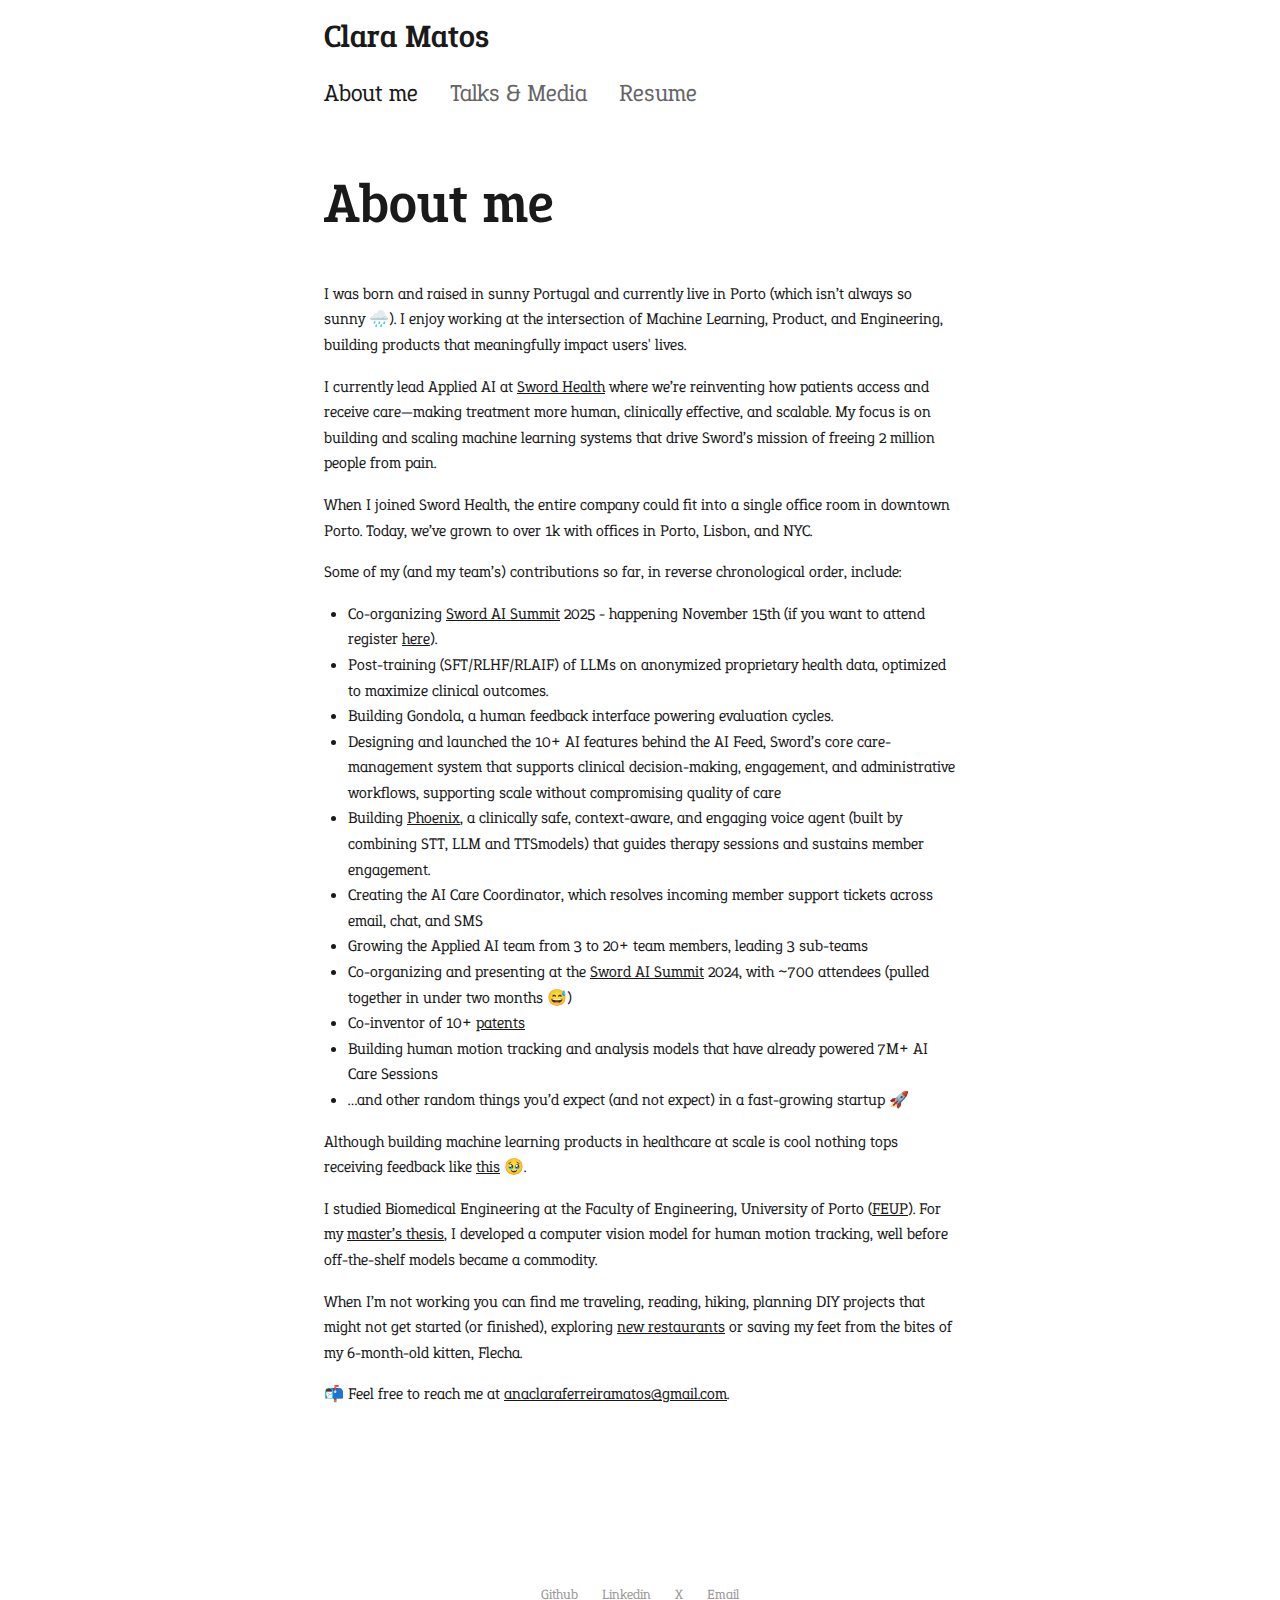
<file: index.html>
<!DOCTYPE html>
<html lang="en">
<head>
    <meta charset="utf-8">
    <meta name="viewport" content="width=device-width, initial-scale=1.0">
    <title>Clara Matos</title>
    
    <link rel="stylesheet" type="text/css" href="/theme/css/style.css" />

    <!-- Meta tags -->
    <meta name="description" content="">
    <meta name="author" content="Clara Matos">
    
    <!-- Open Graph / Social Media -->
    <meta property="og:type" content="website">
    <meta property="og:title" content="Clara Matos">
    <meta property="og:description" content="">
    
    <!-- Favicon -->
    
    <!-- Fonts -->
    <link rel="preconnect" href="https://fonts.googleapis.com">
    <link rel="preconnect" href="https://fonts.gstatic.com" crossorigin>
    <link href="https://fonts.googleapis.com/css2?family=Epunda+Slab:wght@300;400;500;600;700&display=swap" rel="stylesheet">
    
</head>

<body>
    <div class="container">
        <header>
            <h1 class="site-title">
                <a href="https://claramatos.me/">Clara Matos</a>
            </h1>
            
            <nav>
                <ul>
                    <li><a href="/" class="active" >About me</a></li>
                    <li><a href="/talks" >Talks & Media</a></li>
                    <li><a target="_blank" href="/cv.pdf">Resume</a></li>
                </ul>
            </nav>
        </header>

        <main>
            <header class="page-header">
                <h1 class="page-title">About me</h1>
            </header>
            
            <div class="page-content">
                <p>I was born and raised in sunny Portugal and currently live in Porto (which isn’t always so sunny 🌧️). I enjoy working at the intersection of Machine Learning, Product, and Engineering, building products that meaningfully impact users' lives.</p>
<p>I currently lead Applied AI at <a href="https://swordhealth.com/">Sword Health</a> where we’re reinventing how patients access and receive care—making treatment more human, clinically effective, and scalable. My focus is on building and scaling machine learning systems that drive Sword’s mission of freeing 2 million people from pain.</p>
<p>When I joined Sword Health, the entire company could fit into a single office room in downtown Porto. Today, we’ve grown to over 1k with offices in Porto, Lisbon, and NYC.</p>
<p>Some of my (and my team’s) contributions so far, in reverse chronological order, include:</p>
<ul>
<li>Co-organizing <a href="https://aisummit.swordhealth.com/">Sword AI Summit</a> 2025 - happening November 15th (if you want to attend register <a href="https://my.weezevent.com/sword-ai-summit-2025">here</a>).</li>
<li>Post-training (SFT/RLHF/RLAIF) of LLMs on anonymized proprietary health data, optimized to maximize clinical outcomes.</li>
<li>Building Gondola, a human feedback interface powering evaluation cycles.</li>
<li>Designing and launched the 10+ AI features behind the AI Feed, Sword’s core care-management system that supports clinical decision-making, engagement, and administrative workflows, supporting scale without compromising quality of care</li>
<li>Building <a href="https://www.youtube.com/watch?v=BiIGIfciEFA&amp;ab_channel=SwordHealth">Phoenix</a>, a clinically safe, context-aware, and engaging voice agent (built by combining STT, LLM and TTSmodels) that guides therapy sessions and sustains member engagement.</li>
<li>Creating the AI Care Coordinator, which resolves incoming member support tickets across email, chat, and SMS</li>
<li>Growing the Applied AI team from 3 to 20+ team members, leading 3 sub-teams</li>
<li>Co-organizing and presenting at the <a href="https://aisummit.swordhealth.com/">Sword AI Summit</a> 2024,  with ~700 attendees (pulled together in under two months 😅)</li>
<li>Co-inventor of 10+ <a href="https://patents.google.com/?inventor=Ana+Clara+FERREIRA+MATOS">patents</a></li>
<li>Building human motion tracking and analysis models that have already powered 7M+ AI Care Sessions</li>
<li>…and other random things you’d expect (and not expect) in a fast-growing startup 🚀</li>
</ul>
<p>Although building machine learning products in healthcare at scale is cool nothing tops receiving feedback like <a href="https://swordhealth.com/resources/member-stories">this</a> 🥹.</p>
<p>I studied Biomedical Engineering at the Faculty of Engineering, University of Porto (<a href="https://www.up.pt/feup/pt/">FEUP</a>). For my <a href="https://repositorio-aberto.up.pt/bitstream/10216/80368/2/36447.pdf">master’s thesis</a>, I developed a computer vision model for human motion tracking, well before off-the-shelf models became a commodity.</p>
<p>When I’m not working you can find me traveling, reading, hiking, planning DIY projects that might not get started (or finished), exploring <a href="https://maps.app.goo.gl/BM6Dx78KcuCcsZjz6">new restaurants</a> or saving my feet from the bites of my 6-month-old kitten, Flecha.</p>
<p>📬 Feel free to reach me at <a href="[mailto:anaclarferreiraamatos@gmail.com](mailto:anaclaramatos@gmail.com)">anaclaraferreiramatos@gmail.com</a>.</p>
            </div>

<style>

.page-title {
    font-size: 56px;
}

</style>

        </main>

        <footer>
            <div class="footer-content">
                <div class="footer-links">
                    <a href="https://github.com/claramatos" target="_blank" rel="noopener">Github</a>
                    <a href="https://www.linkedin.com/in/claramatos/" target="_blank" rel="noopener">Linkedin</a>
                    <a href="https://x.com/clarafrmatos" target="_blank" rel="noopener">X</a>
                    <a href="mailto:anaclaraferreiramats@gmail.com" target="_blank" rel="noopener">Email</a>
                </div>
            </div>
        </footer>
    </div>
</body>
</html>
</file>
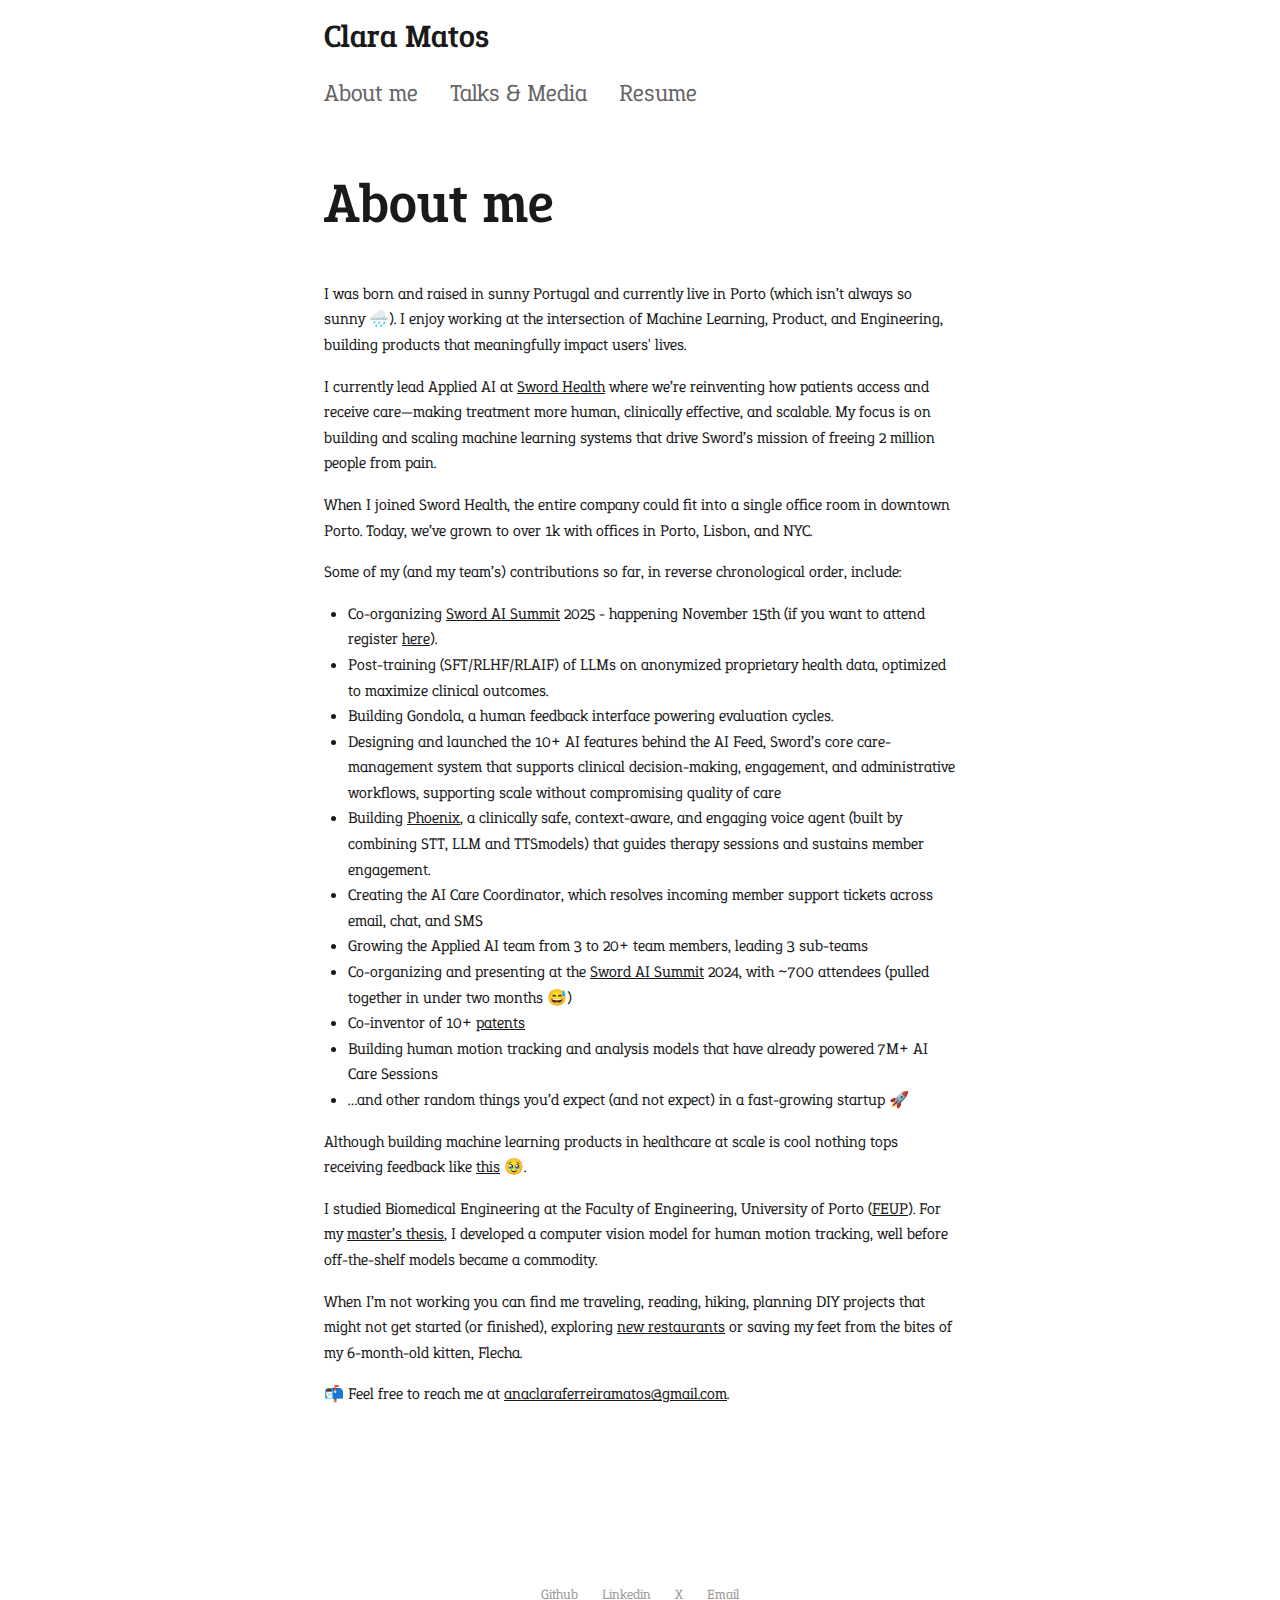
<file: home/index.html>
<!DOCTYPE html>
<html lang="en">
<head>
    <meta charset="utf-8">
    <meta name="viewport" content="width=device-width, initial-scale=1.0">
    <title>About me - Clara Matos</title>
    
    <link rel="stylesheet" type="text/css" href="/theme/css/style.css" />

    <!-- Meta tags -->
    <meta name="description" content="">
    <meta name="author" content="Clara Matos">
    
    <!-- Open Graph / Social Media -->
    <meta property="og:type" content="website">
    <meta property="og:title" content="Clara Matos">
    <meta property="og:description" content="">
    
    <!-- Favicon -->
    
    <!-- Fonts -->
    <link rel="preconnect" href="https://fonts.googleapis.com">
    <link rel="preconnect" href="https://fonts.gstatic.com" crossorigin>
    <link href="https://fonts.googleapis.com/css2?family=Epunda+Slab:wght@300;400;500;600;700&display=swap" rel="stylesheet">
    
</head>

<body>
    <div class="container">
        <header>
            <h1 class="site-title">
                <a href="https://claramatos.github.io/">Clara Matos</a>
            </h1>
            
            <nav>
                <ul>
                    <li><a href="/" >About me</a></li>
                    <li><a href="/talks" >Talks & Media</a></li>
                    <li><a target="_blank" href="/cv.pdf">Resume</a></li>
                </ul>
            </nav>
        </header>

        <main>
<article class="page">
    <header class="page-header">
        <h1 class="page-title">About me</h1>
    </header>
    
    <div class="page-content">
        <p>I was born and raised in sunny Portugal and currently live in Porto (which isn’t always so sunny 🌧️). I enjoy working at the intersection of Machine Learning, Product, and Engineering, building products that meaningfully impact users' lives.</p>
<p>I currently lead Applied AI at <a href="https://swordhealth.com/">Sword Health</a> where we’re reinventing how patients access and receive care—making treatment more human, clinically effective, and scalable. My focus is on building and scaling machine learning systems that drive Sword’s mission of freeing 2 million people from pain.</p>
<p>When I joined Sword Health, the entire company could fit into a single office room in downtown Porto. Today, we’ve grown to over 1k with offices in Porto, Lisbon, and NYC.</p>
<p>Some of my (and my team’s) contributions so far, in reverse chronological order, include:</p>
<ul>
<li>Co-organizing <a href="https://aisummit.swordhealth.com/">Sword AI Summit</a> 2025 - happening November 15th (if you want to attend register <a href="https://my.weezevent.com/sword-ai-summit-2025">here</a>).</li>
<li>Post-training (SFT/RLHF/RLAIF) of LLMs on anonymized proprietary health data, optimized to maximize clinical outcomes.</li>
<li>Building Gondola, a human feedback interface powering evaluation cycles.</li>
<li>Designing and launched the 10+ AI features behind the AI Feed, Sword’s core care-management system that supports clinical decision-making, engagement, and administrative workflows, supporting scale without compromising quality of care</li>
<li>Building <a href="https://www.youtube.com/watch?v=BiIGIfciEFA&amp;ab_channel=SwordHealth">Phoenix</a>, a clinically safe, context-aware, and engaging voice agent (built by combining STT, LLM and TTSmodels) that guides therapy sessions and sustains member engagement.</li>
<li>Creating the AI Care Coordinator, which resolves incoming member support tickets across email, chat, and SMS</li>
<li>Growing the Applied AI team from 3 to 20+ team members, leading 3 sub-teams</li>
<li>Co-organizing and presenting at the <a href="https://aisummit.swordhealth.com/">Sword AI Summit</a> 2024,  with ~700 attendees (pulled together in under two months 😅)</li>
<li>Co-inventor of 10+ <a href="https://patents.google.com/?inventor=Ana+Clara+FERREIRA+MATOS">patents</a></li>
<li>Building human motion tracking and analysis models that have already powered 7M+ AI Care Sessions</li>
<li>…and other random things you’d expect (and not expect) in a fast-growing startup 🚀</li>
</ul>
<p>Although building machine learning products in healthcare at scale is cool nothing tops receiving feedback like <a href="https://swordhealth.com/resources/member-stories">this</a> 🥹.</p>
<p>I studied Biomedical Engineering at the Faculty of Engineering, University of Porto (<a href="https://www.up.pt/feup/pt/">FEUP</a>). For my <a href="https://repositorio-aberto.up.pt/bitstream/10216/80368/2/36447.pdf">master’s thesis</a>, I developed a computer vision model for human motion tracking, well before off-the-shelf models became a commodity.</p>
<p>When I’m not working you can find me traveling, reading, hiking, planning DIY projects that might not get started (or finished), exploring <a href="https://maps.app.goo.gl/BM6Dx78KcuCcsZjz6">new restaurants</a> or saving my feet from the bites of my 6-month-old kitten, Flecha.</p>
<p>📬 Feel free to reach me at <a href="[mailto:anaclarferreiraamatos@gmail.com](mailto:anaclaramatos@gmail.com)">anaclaraferreiramatos@gmail.com</a>.</p>
    </div>
</article>

<style>

.page-title {
    font-size: 56px;
}

</style>

        </main>

        <footer>
            <div class="footer-content">
                <div class="footer-links">
                    <a href="https://github.com/claramatos" target="_blank" rel="noopener">Github</a>
                    <a href="https://www.linkedin.com/in/claramatos/" target="_blank" rel="noopener">Linkedin</a>
                    <a href="https://x.com/clarafrmatos" target="_blank" rel="noopener">X</a>
                    <a href="mailto:anaclaraferreiramats@gmail.com" target="_blank" rel="noopener">Email</a>
                </div>
            </div>
        </footer>
    </div>
</body>
</html>
</file>
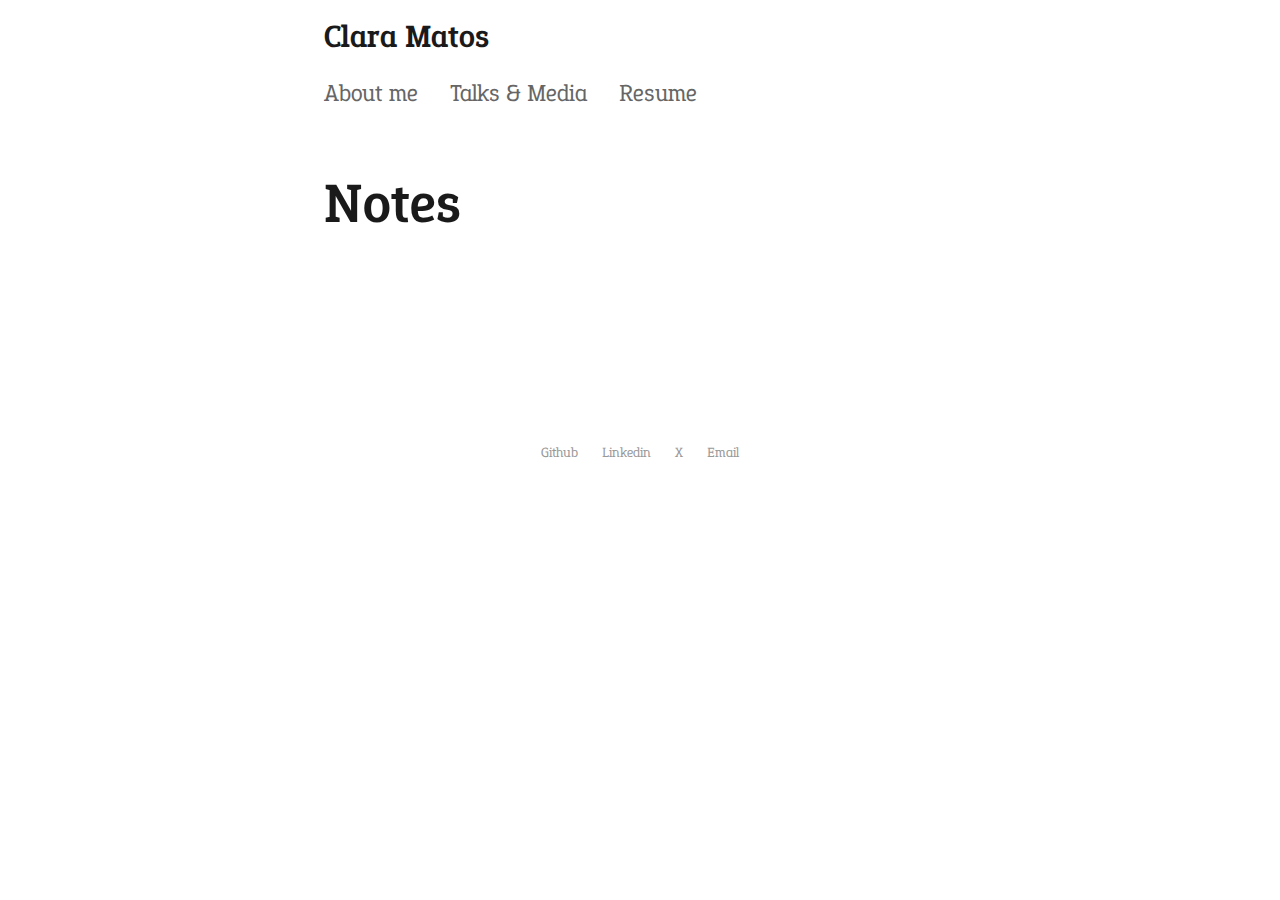
<file: notes/index.html>
<!DOCTYPE html>
<html lang="en">
<head>
    <meta charset="utf-8">
    <meta name="viewport" content="width=device-width, initial-scale=1.0">
    <title>Notes - Clara Matos</title>
    
    <link rel="stylesheet" type="text/css" href="/theme/css/style.css" />

    <!-- Meta tags -->
    <meta name="description" content="">
    <meta name="author" content="Clara Matos">
    
    <!-- Open Graph / Social Media -->
    <meta property="og:type" content="website">
    <meta property="og:title" content="Clara Matos">
    <meta property="og:description" content="">
    
    <!-- Favicon -->
    
    <!-- Fonts -->
    <link rel="preconnect" href="https://fonts.googleapis.com">
    <link rel="preconnect" href="https://fonts.gstatic.com" crossorigin>
    <link href="https://fonts.googleapis.com/css2?family=Epunda+Slab:wght@300;400;500;600;700&display=swap" rel="stylesheet">
    
</head>

<body>
    <div class="container">
        <header>
            <h1 class="site-title">
                <a href="https://claramatos.me/">Clara Matos</a>
            </h1>
            
            <nav>
                <ul>
                    <li><a href="/" >About me</a></li>
                    <li><a href="/talks" >Talks & Media</a></li>
                    <li><a target="_blank" href="/cv.pdf">Resume</a></li>
                </ul>
            </nav>
        </header>

        <main>
<article class="page">
    <header class="page-header">
        <h1 class="page-title">Notes</h1>
    </header>
    
    <div class="page-content">
        
    </div>
</article>

<style>

.page-title {
    font-size: 56px;
}

</style>

        </main>

        <footer>
            <div class="footer-content">
                <div class="footer-links">
                    <a href="https://github.com/claramatos" target="_blank" rel="noopener">Github</a>
                    <a href="https://www.linkedin.com/in/claramatos/" target="_blank" rel="noopener">Linkedin</a>
                    <a href="https://x.com/clarafrmatos" target="_blank" rel="noopener">X</a>
                    <a href="mailto:anaclaraferreiramats@gmail.com" target="_blank" rel="noopener">Email</a>
                </div>
            </div>
        </footer>
    </div>
</body>
</html>
</file>
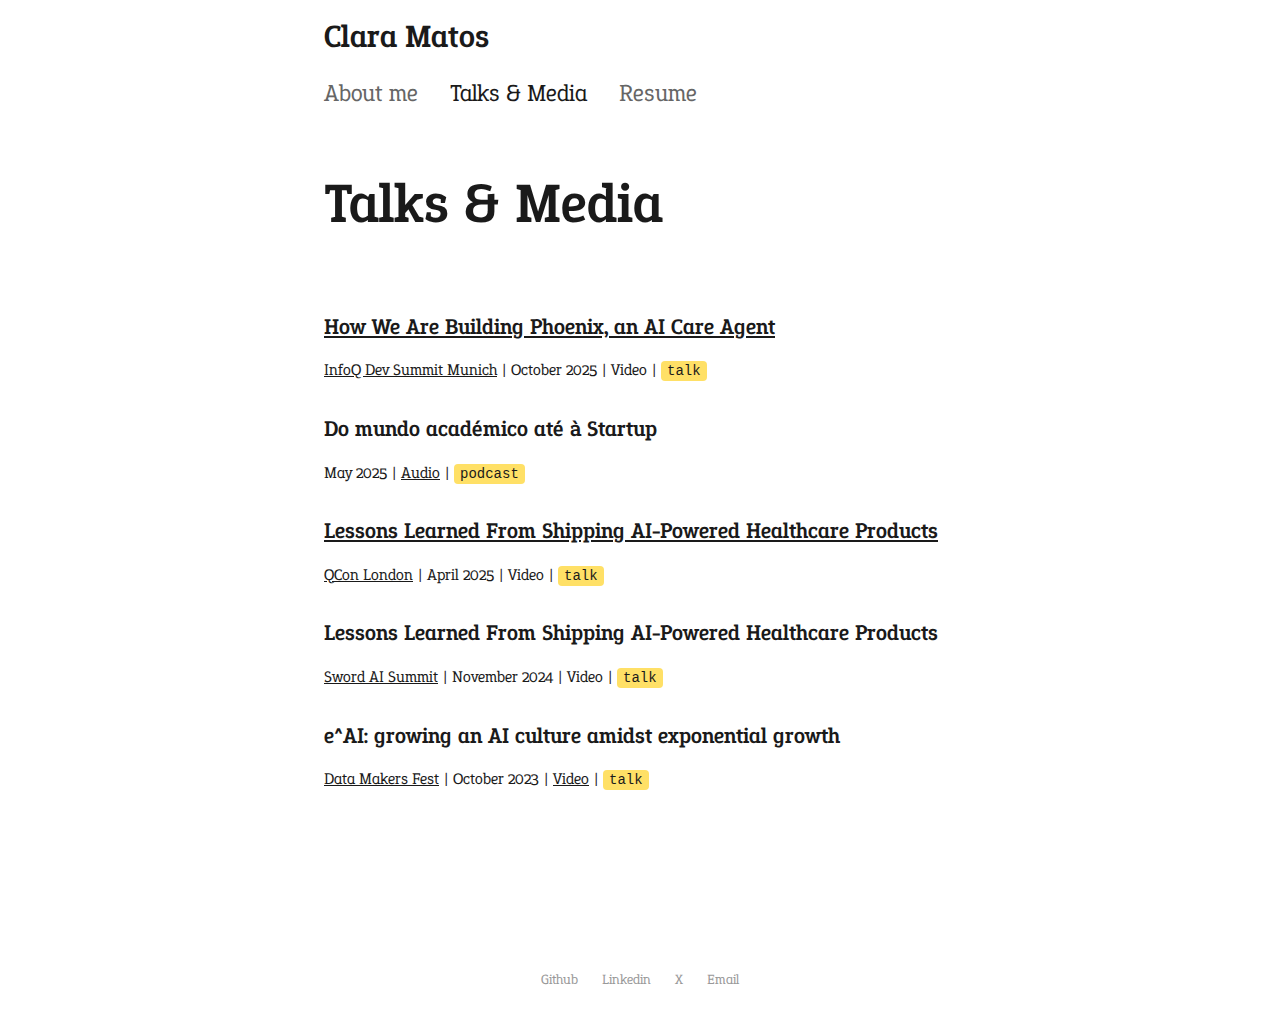
<file: talks/index.html>
<!DOCTYPE html>
<html lang="en">
<head>
    <meta charset="utf-8">
    <meta name="viewport" content="width=device-width, initial-scale=1.0">
    <title>Talks & Media - Clara Matos</title>
    
    <link rel="stylesheet" type="text/css" href="/theme/css/style.css" />

    <!-- Meta tags -->
    <meta name="description" content="">
    <meta name="author" content="Clara Matos">
    
    <!-- Open Graph / Social Media -->
    <meta property="og:type" content="website">
    <meta property="og:title" content="Clara Matos">
    <meta property="og:description" content="">
    
    <!-- Favicon -->
    
    <!-- Fonts -->
    <link rel="preconnect" href="https://fonts.googleapis.com">
    <link rel="preconnect" href="https://fonts.gstatic.com" crossorigin>
    <link href="https://fonts.googleapis.com/css2?family=Epunda+Slab:wght@300;400;500;600;700&display=swap" rel="stylesheet">
    
</head>

<body>
    <div class="container">
        <header>
            <h1 class="site-title">
                <a href="https://claramatos.github.io/">Clara Matos</a>
            </h1>
            
            <nav>
                <ul>
                    <li><a href="/" >About me</a></li>
                    <li><a href="/talks" class="active" >Talks & Media</a></li>
                    <li><a target="_blank" href="/cv.pdf">Resume</a></li>
                </ul>
            </nav>
        </header>

        <main>
<article class="page">
    <header class="page-header">
        <h1 class="page-title">Talks & Media</h1>
    </header>
    
    <div class="page-content">
        <h2><a href="https://devsummit.infoq.com/presentation/munich2025/how-we-are-building-phoenix-ai-care-agent">How We Are Building Phoenix, an AI Care Agent</a></h2>
<p><a href="https://devsummit.infoq.com/conference/munich2025">InfoQ Dev Summit Munich</a> | October 2025 | Video | <code>talk</code></p>
<h2>Do mundo académico até à Startup</h2>
<p>May 2025 | <a href="https://open.spotify.com/episode/6ofq3AOR4k7rW5gzCWuSzz">Audio</a> |  <code>podcast</code></p>
<h2><a href="https://qconlondon.com/presentation/apr2025/lessons-learned-shipping-ai-powered-healthcare-products">Lessons Learned From Shipping AI-Powered Healthcare Products</a></h2>
<p><a href="https://qconlondon.com/">QCon London</a> | April 2025 | Video | <code>talk</code></p>
<h2>Lessons Learned From Shipping AI-Powered Healthcare Products</h2>
<p><a href="https://aisummit.swordhealth.com/">Sword AI Summit</a> | November 2024 | Video | <code>talk</code></p>
<h2>e^AI: growing an AI culture amidst exponential growth</h2>
<p><a href="https://www.datamakersfest.com/">Data Makers Fest</a> | October 2023 | <a href="https://www.youtube.com/watch?v=AZm81wAHOEk&amp;t=815s&amp;ab_channel=DataMakersFest">Video</a> | <code>talk</code></p>
    </div>
</article>

<style>

.page-title {
    font-size: 56px;
}

</style>

        </main>

        <footer>
            <div class="footer-content">
                <div class="footer-links">
                    <a href="https://github.com/claramatos" target="_blank" rel="noopener">Github</a>
                    <a href="https://www.linkedin.com/in/claramatos/" target="_blank" rel="noopener">Linkedin</a>
                    <a href="https://x.com/clarafrmatos" target="_blank" rel="noopener">X</a>
                    <a href="mailto:anaclaraferreiramats@gmail.com" target="_blank" rel="noopener">Email</a>
                </div>
            </div>
        </footer>
    </div>
</body>
</html>
</file>
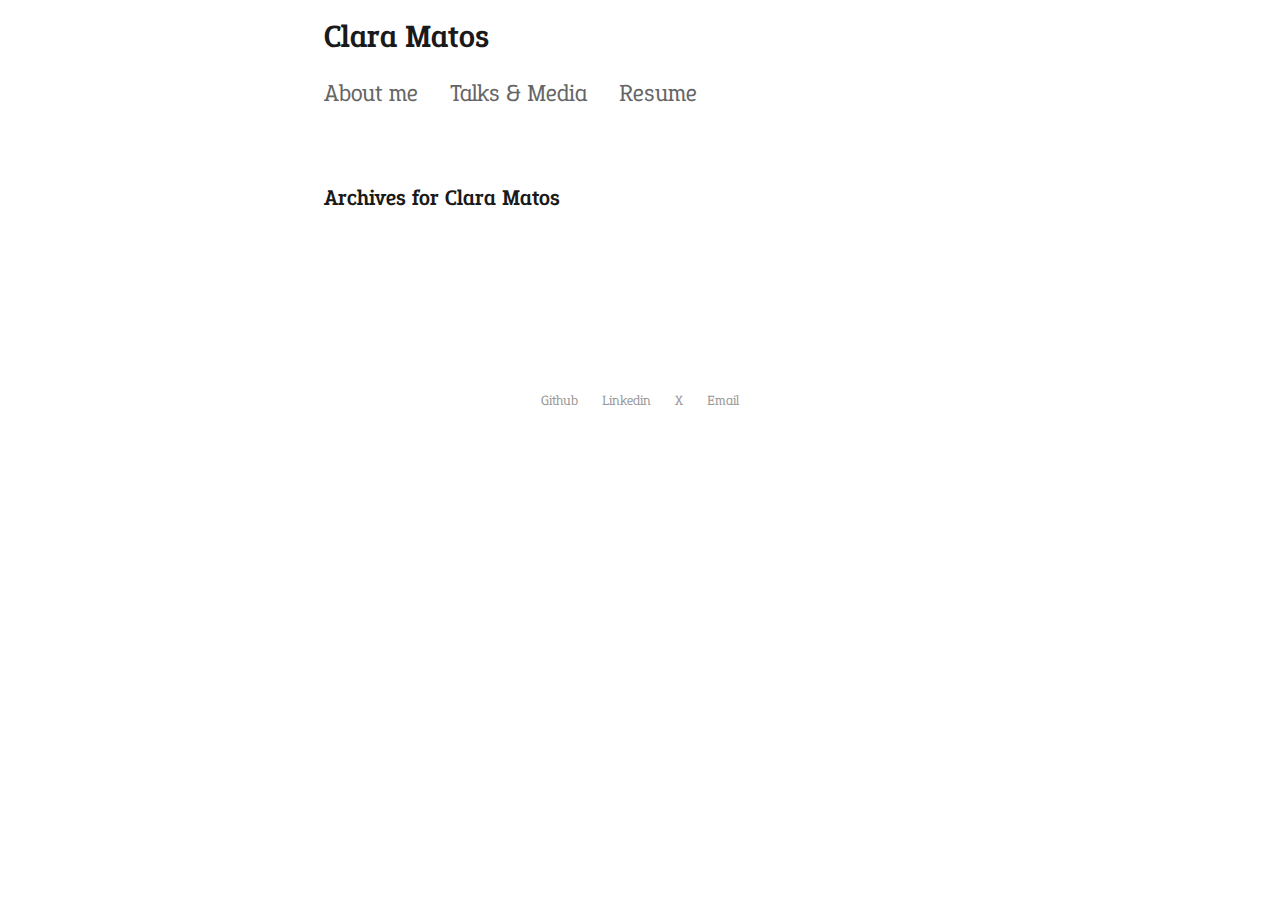
<file: archives.html>
<!DOCTYPE html>
<html lang="en">
<head>
    <meta charset="utf-8">
    <meta name="viewport" content="width=device-width, initial-scale=1.0">
    <title>Clara Matos - Archives</title>
    
    <link rel="stylesheet" type="text/css" href="/theme/css/style.css" />

    <!-- Meta tags -->
    <meta name="description" content="">
    <meta name="author" content="Clara Matos">
    
    <!-- Open Graph / Social Media -->
    <meta property="og:type" content="website">
    <meta property="og:title" content="Clara Matos">
    <meta property="og:description" content="">
    
    <!-- Favicon -->
    
    <!-- Fonts -->
    <link rel="preconnect" href="https://fonts.googleapis.com">
    <link rel="preconnect" href="https://fonts.gstatic.com" crossorigin>
    <link href="https://fonts.googleapis.com/css2?family=Epunda+Slab:wght@300;400;500;600;700&display=swap" rel="stylesheet">
    
</head>

<body>
    <div class="container">
        <header>
            <h1 class="site-title">
                <a href="https://claramatos.me/">Clara Matos</a>
            </h1>
            
            <nav>
                <ul>
                    <li><a href="/" >About me</a></li>
                    <li><a href="/talks" >Talks & Media</a></li>
                    <li><a target="_blank" href="/cv.pdf">Resume</a></li>
                </ul>
            </nav>
        </header>

        <main>
    <h2>Archives for Clara Matos</h2>

    <dl>
    </dl>
        </main>

        <footer>
            <div class="footer-content">
                <div class="footer-links">
                    <a href="https://github.com/claramatos" target="_blank" rel="noopener">Github</a>
                    <a href="https://www.linkedin.com/in/claramatos/" target="_blank" rel="noopener">Linkedin</a>
                    <a href="https://x.com/clarafrmatos" target="_blank" rel="noopener">X</a>
                    <a href="mailto:anaclaraferreiramats@gmail.com" target="_blank" rel="noopener">Email</a>
                </div>
            </div>
        </footer>
    </div>
</body>
</html>
</file>
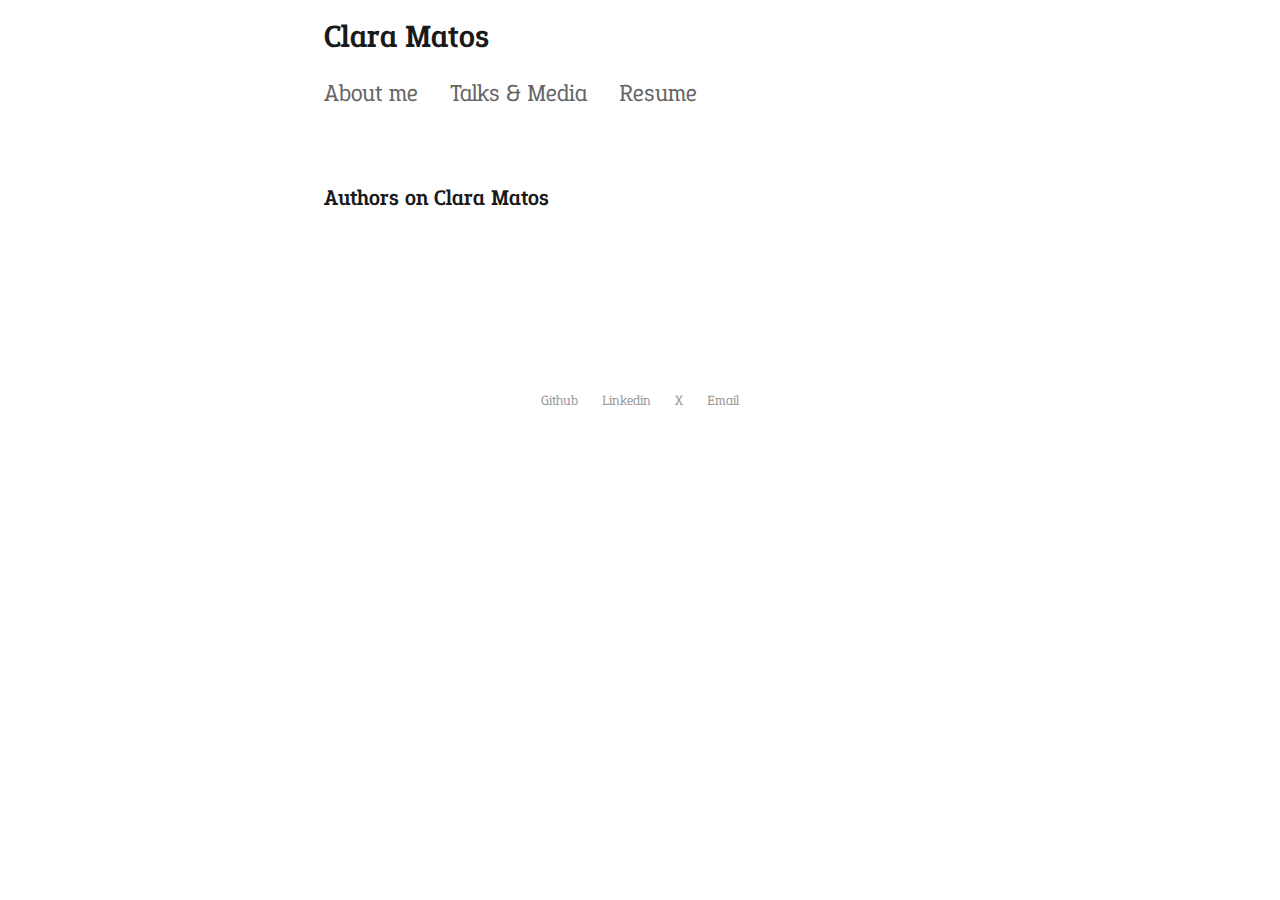
<file: authors.html>
<!DOCTYPE html>
<html lang="en">
<head>
    <meta charset="utf-8">
    <meta name="viewport" content="width=device-width, initial-scale=1.0">
    <title>Clara Matos - Authors</title>
    
    <link rel="stylesheet" type="text/css" href="/theme/css/style.css" />

    <!-- Meta tags -->
    <meta name="description" content="">
    <meta name="author" content="Clara Matos">
    
    <!-- Open Graph / Social Media -->
    <meta property="og:type" content="website">
    <meta property="og:title" content="Clara Matos">
    <meta property="og:description" content="">
    
    <!-- Favicon -->
    
    <!-- Fonts -->
    <link rel="preconnect" href="https://fonts.googleapis.com">
    <link rel="preconnect" href="https://fonts.gstatic.com" crossorigin>
    <link href="https://fonts.googleapis.com/css2?family=Epunda+Slab:wght@300;400;500;600;700&display=swap" rel="stylesheet">
    
</head>

<body>
    <div class="container">
        <header>
            <h1 class="site-title">
                <a href="https://claramatos.me/">Clara Matos</a>
            </h1>
            
            <nav>
                <ul>
                    <li><a href="/" >About me</a></li>
                    <li><a href="/talks" >Talks & Media</a></li>
                    <li><a target="_blank" href="/cv.pdf">Resume</a></li>
                </ul>
            </nav>
        </header>

        <main>
    <h2>Authors on Clara Matos</h2>
    <ul>
    </ul>
        </main>

        <footer>
            <div class="footer-content">
                <div class="footer-links">
                    <a href="https://github.com/claramatos" target="_blank" rel="noopener">Github</a>
                    <a href="https://www.linkedin.com/in/claramatos/" target="_blank" rel="noopener">Linkedin</a>
                    <a href="https://x.com/clarafrmatos" target="_blank" rel="noopener">X</a>
                    <a href="mailto:anaclaraferreiramats@gmail.com" target="_blank" rel="noopener">Email</a>
                </div>
            </div>
        </footer>
    </div>
</body>
</html>
</file>
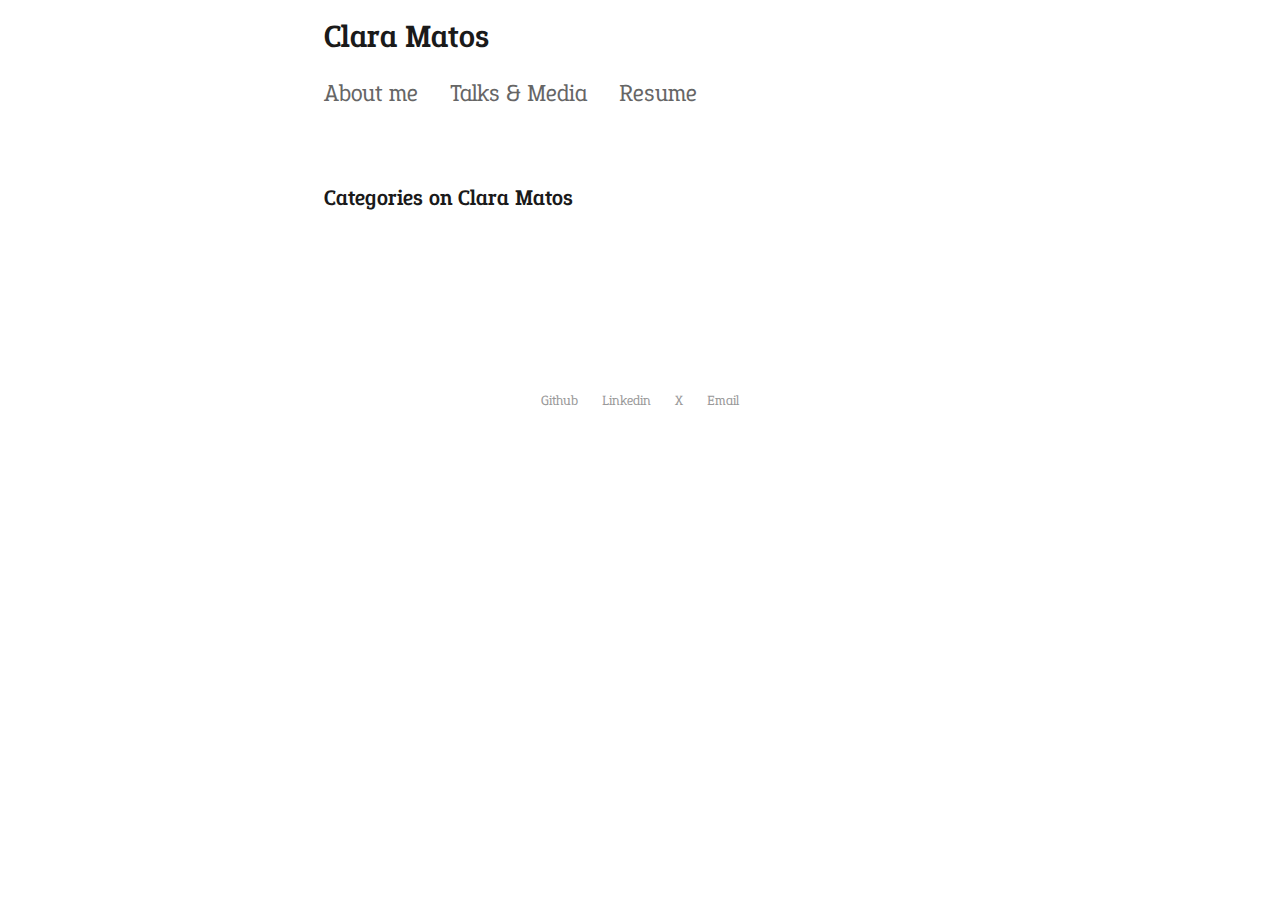
<file: categories.html>
<!DOCTYPE html>
<html lang="en">
<head>
    <meta charset="utf-8">
    <meta name="viewport" content="width=device-width, initial-scale=1.0">
    <title>Clara Matos - Categories</title>
    
    <link rel="stylesheet" type="text/css" href="/theme/css/style.css" />

    <!-- Meta tags -->
    <meta name="description" content="">
    <meta name="author" content="Clara Matos">
    
    <!-- Open Graph / Social Media -->
    <meta property="og:type" content="website">
    <meta property="og:title" content="Clara Matos">
    <meta property="og:description" content="">
    
    <!-- Favicon -->
    
    <!-- Fonts -->
    <link rel="preconnect" href="https://fonts.googleapis.com">
    <link rel="preconnect" href="https://fonts.gstatic.com" crossorigin>
    <link href="https://fonts.googleapis.com/css2?family=Epunda+Slab:wght@300;400;500;600;700&display=swap" rel="stylesheet">
    
</head>

<body>
    <div class="container">
        <header>
            <h1 class="site-title">
                <a href="https://claramatos.github.io/">Clara Matos</a>
            </h1>
            
            <nav>
                <ul>
                    <li><a href="/" >About me</a></li>
                    <li><a href="/talks" >Talks & Media</a></li>
                    <li><a target="_blank" href="/cv.pdf">Resume</a></li>
                </ul>
            </nav>
        </header>

        <main>
    <h2>Categories on Clara Matos</h2>
    <ul>
    </ul>
        </main>

        <footer>
            <div class="footer-content">
                <div class="footer-links">
                    <a href="https://github.com/claramatos" target="_blank" rel="noopener">Github</a>
                    <a href="https://www.linkedin.com/in/claramatos/" target="_blank" rel="noopener">Linkedin</a>
                    <a href="https://x.com/clarafrmatos" target="_blank" rel="noopener">X</a>
                    <a href="mailto:anaclaraferreiramats@gmail.com" target="_blank" rel="noopener">Email</a>
                </div>
            </div>
        </footer>
    </div>
</body>
</html>
</file>
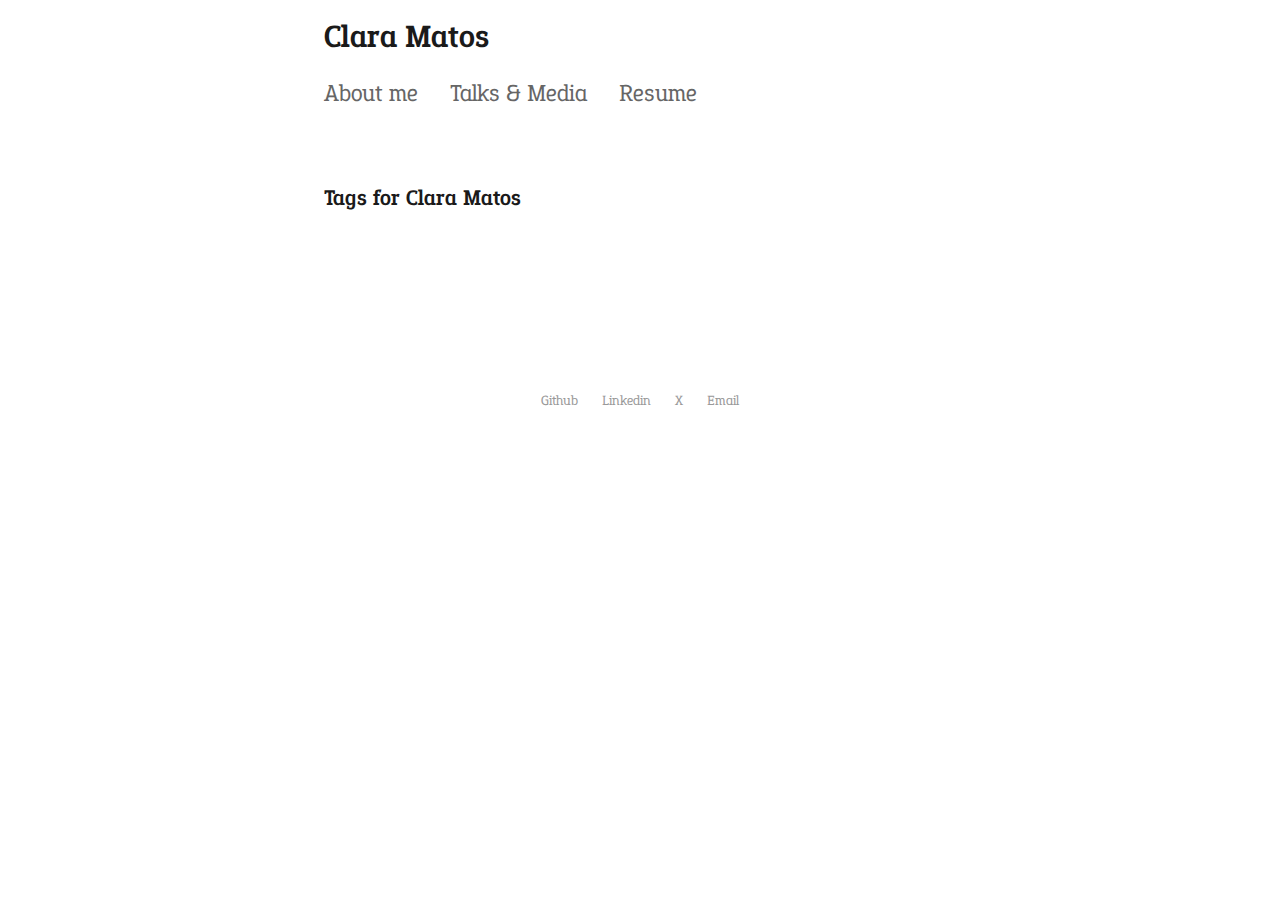
<file: tags.html>
<!DOCTYPE html>
<html lang="en">
<head>
    <meta charset="utf-8">
    <meta name="viewport" content="width=device-width, initial-scale=1.0">
    <title>Clara Matos - Tags</title>
    
    <link rel="stylesheet" type="text/css" href="/theme/css/style.css" />

    <!-- Meta tags -->
    <meta name="description" content="">
    <meta name="author" content="Clara Matos">
    
    <!-- Open Graph / Social Media -->
    <meta property="og:type" content="website">
    <meta property="og:title" content="Clara Matos">
    <meta property="og:description" content="">
    
    <!-- Favicon -->
    
    <!-- Fonts -->
    <link rel="preconnect" href="https://fonts.googleapis.com">
    <link rel="preconnect" href="https://fonts.gstatic.com" crossorigin>
    <link href="https://fonts.googleapis.com/css2?family=Epunda+Slab:wght@300;400;500;600;700&display=swap" rel="stylesheet">
    
</head>

<body>
    <div class="container">
        <header>
            <h1 class="site-title">
                <a href="https://claramatos.github.io/">Clara Matos</a>
            </h1>
            
            <nav>
                <ul>
                    <li><a href="/" >About me</a></li>
                    <li><a href="/talks" >Talks & Media</a></li>
                    <li><a target="_blank" href="/cv.pdf">Resume</a></li>
                </ul>
            </nav>
        </header>

        <main>
    <h2>Tags for Clara Matos</h2>
    <ul>
    </ul>
        </main>

        <footer>
            <div class="footer-content">
                <div class="footer-links">
                    <a href="https://github.com/claramatos" target="_blank" rel="noopener">Github</a>
                    <a href="https://www.linkedin.com/in/claramatos/" target="_blank" rel="noopener">Linkedin</a>
                    <a href="https://x.com/clarafrmatos" target="_blank" rel="noopener">X</a>
                    <a href="mailto:anaclaraferreiramats@gmail.com" target="_blank" rel="noopener">Email</a>
                </div>
            </div>
        </footer>
    </div>
</body>
</html>
</file>
<file: theme/css/style.css>
:root {
    --text-primary: #1a1a1a;
    --text-secondary: #666666;
    --text-muted: #999999;
    --bg-primary: #ffffff;
    --bg-secondary: #f8f9fa;
    --border-color: #e1e5e9;
    --accent-color: #ffe066;
    --accent-hover: #ffd43b;
    --code-bg: #ffe066;
    --max-width: 680px;
    --font-primary: 'Epunda Slab', Georgia, serif;
    --font-mono: 'JetBrains Mono', 'SF Mono', Monaco, monospace;
}

* {
    box-sizing: border-box;
}

body {
    font-family: var(--font-primary);
    font-size: 16px;
    line-height: 1.6;
    color: var(--text-primary);
    background-color: var(--bg-primary);
    margin: 0;
    padding: 0;
    -webkit-font-smoothing: antialiased;
    -moz-osx-font-smoothing: grayscale;
}

.container {
    max-width: var(--max-width);
    margin: 0 auto;
    padding: 0 24px;
}

/* Header */
header {
    padding: 16px 0 16px 0;
}

.site-title {
    font-size: 32px;
    font-weight: 600;
    margin: 0 0 8px 0;
    color: var(--text-primary);
}

.site-title a {
    text-decoration: none;
    color: inherit;
}

.site-subtitle {
    font-size: 16px;
    color: var(--text-secondary);
    margin: 0 0 16px 0;
    font-weight: 400;
}

.site-description {
    font-size: 15px;
    color: var(--text-secondary);
    margin: 0;
    max-width: 500px;
}

/* Navigation */
nav {
    margin-top: 16px;
}

nav ul {
    list-style: none;
    margin: 0;
    padding: 0;
    display: flex;
    gap: 32px;
}

nav a {
    color: var(--text-secondary);
    text-decoration: none;
    font-weight: 400;
    font-size: 24px;
    transition: color 0.2s ease;
}

nav a:hover,
nav a.active {
    color: var(--text-primary);
}

/* Main content */
main {
    padding: 24px 0;
}

/* Typography */
h1,
h2,
h3,
h4,
h5,
h6 {
    font-weight: 600;
    line-height: 1.3;
    margin: 0 0 16px 0;
    color: var(--text-primary);
}

h1 {
    font-size: 28px;
    margin-bottom: 24px;
}

h2 {
    font-size: 22px;
    margin: 32px 0 16px 0;
}

h3 {
    font-size: 18px;
    margin: 24px 0 12px 0;
}

h4 {
    font-size: 16px;
    margin: 20px 0 8px 0;
}

p {
    margin: 0 0 16px 0;
    color: var(--text-primary);
}

a {
    color: var(--text-primary);
    text-decoration: underline;
    background-color: transparent;
    transition: background-color 0.2s;
}


a:hover {
    background-color: var(--accent-hover); 
    color: var(--text-primary);
    text-decoration: none;
}

/* Articles */
.article {
    margin-bottom: 48px;
    padding-bottom: 48px;
}

.article:last-child {
    border-bottom: none;
    margin-bottom: 0;
    padding-bottom: 0;
}

.article-header {
    margin-bottom: 24px;
}

.article-title {
    font-size: 22px;
    font-weight: 600;
    margin: 0 0 8px 0;
}

.article-meta {
    font-size: 14px;
    color: var(--text-muted);
    margin: 0;
}

.article-summary {
    color: var(--text-secondary);
    margin-top: 12px;
}

/* Code */
code {
    font-family: var(--font-mono);
    font-size: 14px;
    background-color: var(--code-bg);
    padding: 2px 6px;
    border-radius: 4px;
    color: var(--text-primary);
}

pre {
    font-family: var(--font-mono);
    font-size: 14px;
    background-color: var(--code-bg);
    padding: 16px;
    border-radius: 8px;
    overflow-x: auto;
    margin: 20px 0;
    line-height: 1.4;
}

pre code {
    background: none;
    padding: 0;
    border-radius: 0;
}

/* Lists */
ul,
ol {
    margin: 0 0 16px 0;
    padding-left: 24px;
}

li {
    margin-bottom: 0;
    margin-top: 0;
}

/* Blockquotes */
blockquote {
    margin: 20px 0;
    padding: 0 0 0 20px;
    border-left: 3px solid var(--border-color);
    color: var(--text-secondary);
    font-style: italic;
}

/* Footer */
footer {
    padding: 40px 0;
    margin-top: 80px;
}

.footer-content {
    font-size: 24px;
    color: var(--text-muted);
    text-align: center;
}

.footer-content p {
    margin: 0 0 8px 0;
    color: inherit;
}

.footer-links {
    display: flex;
    justify-content: center;
    gap: 24px;
    margin-top: 16px;
}

.footer-links a {
    color: var(--text-muted);
    text-decoration: none;
    font-size: 14px;
}

.footer-links a:hover {
    color: var(--text-primary);
}

/* Responsive */
@media (max-width: 640px) {
    .container {
        padding: 0 16px;
    }

    header {
        padding: 24px 0 24px 0;
    }

    main {
        padding: 32px 0;
    }

    nav ul {
        gap: 20px;
        flex-wrap: wrap;
    }

    .site-title {
        font-size: 22px;
    }

    h1 {
        font-size: 24px;
    }

    h2 {
        font-size: 20px;
    }

    .article {
        margin-bottom: 40px;
        padding-bottom: 40px;
    }

    .footer-links {
        flex-wrap: wrap;
        gap: 16px;
    }
}

/* Dark mode support */
@media (prefers-color-scheme: dark) {
    :root {
        --text-primary: #ffffff;
        --text-secondary: #a1a1aa;
        --text-muted: #71717a;
        --bg-primary: #09090b;
        --bg-secondary: #18181b;
        --border-color: #27272a;
        --accent-color: #60a5fa;
        --accent-hover: #93c5fd;
        --code-bg: #18181b;
    }
}
</file>
